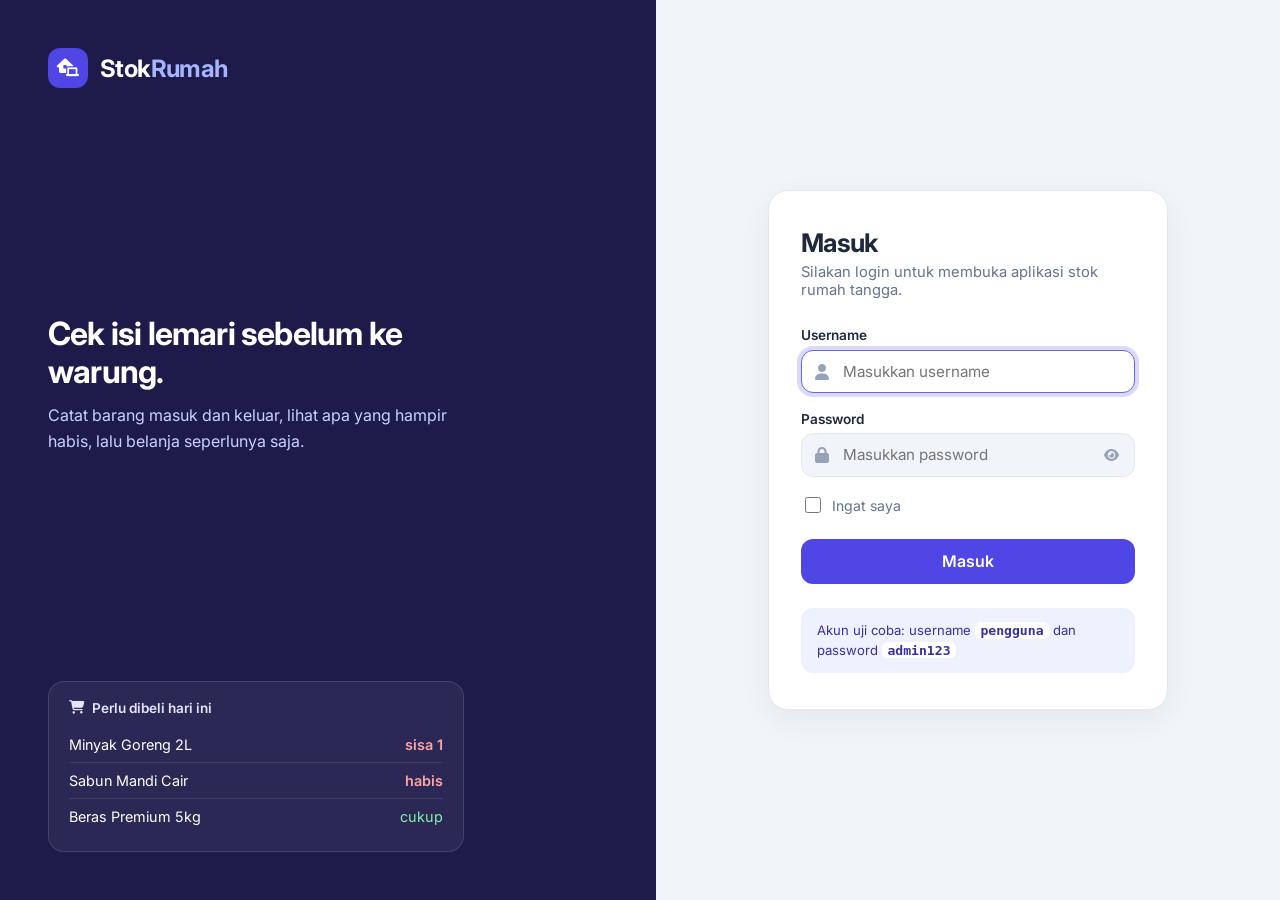
<file: Login.html>
<!DOCTYPE html>
<html lang="id">
<head>
    <meta charset="UTF-8">
    <meta name="viewport" content="width=device-width, initial-scale=1.0">
    <title>Masuk - StokRumah (PRO-05)</title>
    <link rel="stylesheet" href="https://cdnjs.cloudflare.com/ajax/libs/font-awesome/6.4.0/css/all.min.css">
    <link href="https://fonts.googleapis.com/css2?family=Inter:wght@400;500;600;700&display=swap" rel="stylesheet">
    <link rel="stylesheet" href="login.css">
</head>
<body>
<div class="login-shell">
    <aside class="side">
        <div class="brand">
            <div class="logo"><i class="fa-solid fa-house-laptop"></i></div>
            <span>Stok<span>Rumah</span></span>
        </div>
        <div>
            <h2>Cek isi lemari sebelum ke warung.</h2>
            <p>Catat barang masuk dan keluar, lihat apa yang hampir habis, lalu belanja seperlunya saja.</p>
        </div>
        <div class="shelf" aria-hidden="true">
            <div class="shelf-title"><i class="fa-solid fa-cart-shopping"></i> Perlu dibeli hari ini</div>
            <ul>
                <li><span>Minyak Goreng 2L</span><span class="qty">sisa 1</span></li>
                <li><span>Sabun Mandi Cair</span><span class="qty">habis</span></li>
                <li><span>Beras Premium 5kg</span><span class="ok">cukup</span></li>
            </ul>
        </div>
    </aside>

    <main class="panel">
        <div class="card-login">
            <h1>Masuk</h1>
            <p class="sub">Silakan login untuk membuka aplikasi stok rumah tangga.</p>

            <div id="errBox" class="alert-err" role="alert" aria-live="polite">
                <i class="fa-solid fa-circle-exclamation"></i><span id="errText"></span>
            </div>

            <form id="loginForm" novalidate>
                <div class="field">
                    <label for="username">Username</label>
                    <div class="input-wrap">
                        <i class="fa-solid fa-user lead"></i>
                        <input type="text" id="username" autocomplete="username" placeholder="Masukkan username" autofocus>
                    </div>
                </div>
                <div class="field">
                    <label for="password">Password</label>
                    <div class="input-wrap">
                        <i class="fa-solid fa-lock lead"></i>
                        <input type="password" id="password" autocomplete="current-password" placeholder="Masukkan password">
                        <button type="button" class="toggle-pass" id="togglePass" aria-label="Tampilkan password">
                            <i class="fa-solid fa-eye"></i>
                        </button>
                    </div>
                </div>
                <div class="row-opt">
                    <label class="check"><input type="checkbox" id="remember"> Ingat saya</label>
                </div>
                <button type="submit" class="btn-login" id="btnLogin">Masuk</button>
            </form>

            <div class="hint">
                Akun uji coba: username <code>pengguna</code> dan password <code>admin123</code>
            </div>
        </div>
    </main>
</div>
<script src="login.js"></script>
</body>
</html>
</file>
<file: login.css>
:root{--primary:#4f46e5;--primary-dark:#4338ca;--deep:#1e1b4b;--border:#e2e8f0;--muted:#64748b;--ink:#1e293b;--bg:#f1f5f9}
*{box-sizing:border-box}
html,body{height:100%}
body{margin:0;font-family:'Inter',system-ui,sans-serif;color:var(--ink);background:var(--bg);-webkit-font-smoothing:antialiased}
.login-shell{min-height:100%;display:grid;grid-template-columns:minmax(0,1.05fr) minmax(0,1fr)}
.side{background:var(--deep);color:#fff;padding:3rem;display:flex;flex-direction:column;justify-content:space-between;gap:2.5rem}
.brand{display:flex;align-items:center;gap:.75rem;font-weight:700;font-size:1.5rem;letter-spacing:-.025em}
.brand .logo{background:var(--primary);width:2.5rem;height:2.5rem;border-radius:.75rem;display:grid;place-items:center;font-size:1.1rem}
.brand span span{color:#a5b4fc}
.side h2{font-size:2rem;line-height:1.2;letter-spacing:-.025em;margin:0 0 .75rem;font-weight:700;max-width:22ch}
.side p{margin:0;color:#c7d2fe;max-width:42ch;line-height:1.6}
.shelf{background:rgba(255,255,255,.06);border:1px solid rgba(255,255,255,.12);border-radius:1rem;padding:1.1rem 1.25rem;max-width:26rem}
.shelf-title{font-size:.85rem;font-weight:600;margin-bottom:.75rem;color:#e0e7ff;display:flex;align-items:center;gap:.5rem}
.shelf ul{list-style:none;margin:0;padding:0}
.shelf li{display:flex;justify-content:space-between;align-items:center;padding:.55rem 0;border-top:1px solid rgba(255,255,255,.1);font-size:.9rem}
.shelf li:first-child{border-top:0}
.shelf .qty{font-weight:600;color:#fca5a5}
.shelf .ok{color:#86efac}
.panel{display:flex;align-items:center;justify-content:center;padding:2rem 1.25rem}
.card-login{width:100%;max-width:25rem;background:#fff;border:1px solid var(--border);border-radius:1.25rem;padding:2.25rem 2rem;box-shadow:0 10px 30px rgba(15,23,42,.06)}
.card-login h1{font-size:1.6rem;margin:0 0 .35rem;letter-spacing:-.025em}
.card-login .sub{margin:0 0 1.75rem;color:var(--muted);font-size:.92rem}
.field{margin-bottom:1.1rem}
.field label{display:block;font-size:.85rem;font-weight:600;margin-bottom:.4rem}
.input-wrap{position:relative}
.input-wrap>i.lead{position:absolute;left:.9rem;top:50%;transform:translateY(-50%);color:#94a3b8;pointer-events:none}
.input-wrap input{width:100%;padding:.7rem .9rem .7rem 2.6rem;font:inherit;font-size:.95rem;border:1px solid var(--border);background:var(--bg);border-radius:.75rem;transition:border-color .15s,box-shadow .15s,background .15s}
.input-wrap input:focus{outline:0;background:#fff;border-color:#6366f1;box-shadow:0 0 0 .25rem rgba(79,70,229,.2)}
.toggle-pass{position:absolute;right:.4rem;top:50%;transform:translateY(-50%);border:0;background:transparent;color:#94a3b8;padding:.5rem .6rem;border-radius:.5rem;cursor:pointer}
.toggle-pass:hover{color:var(--ink)}
.toggle-pass:focus-visible,.btn-login:focus-visible,.check input:focus-visible{outline:3px solid rgba(79,70,229,.5);outline-offset:2px}
.row-opt{display:flex;justify-content:space-between;align-items:center;margin:.25rem 0 1.4rem;font-size:.88rem}
.check{display:flex;align-items:center;gap:.5rem;color:var(--muted);cursor:pointer}
.check input{width:1rem;height:1rem;accent-color:var(--primary)}
.btn-login{width:100%;border:0;background:var(--primary);color:#fff;font:inherit;font-weight:600;padding:.8rem 1rem;border-radius:.75rem;cursor:pointer;transition:background .15s}
.btn-login:hover{background:var(--primary-dark)}
.btn-login:disabled{opacity:.7;cursor:wait}
.alert-err{display:none;background:#fff1f2;color:#be123c;border:1px solid #fecdd3;border-radius:.75rem;padding:.7rem .9rem;font-size:.88rem;margin-bottom:1.1rem}
.alert-err.show{display:flex;gap:.5rem;align-items:center}
.hint{margin-top:1.5rem;padding:.8rem 1rem;background:#eef2ff;border-radius:.75rem;font-size:.82rem;color:#3730a3;line-height:1.5}
.hint code{background:#fff;padding:.05rem .35rem;border-radius:.35rem;font-weight:600}
@media (max-width:820px){.login-shell{grid-template-columns:1fr}.side{display:none}.panel{min-height:100vh}}
@media (prefers-reduced-motion:reduce){*{transition:none!important}}
</file>
